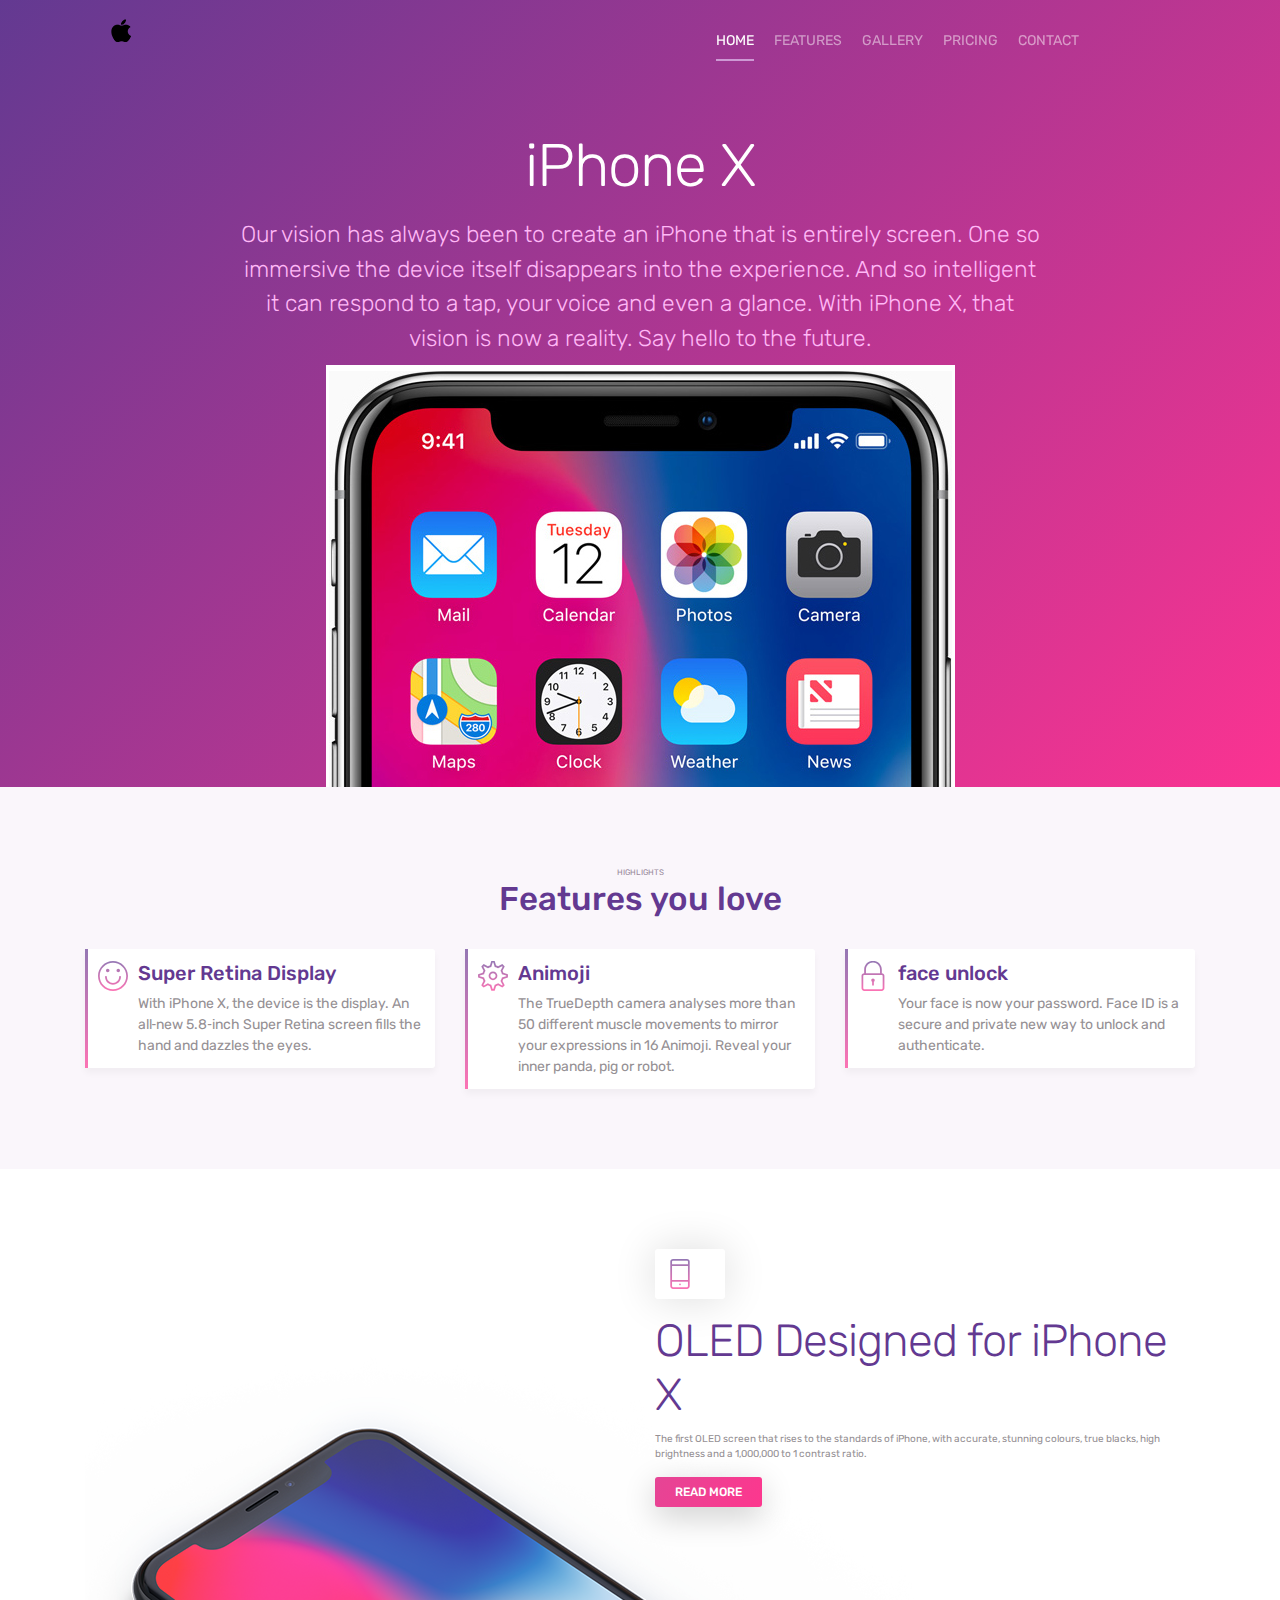
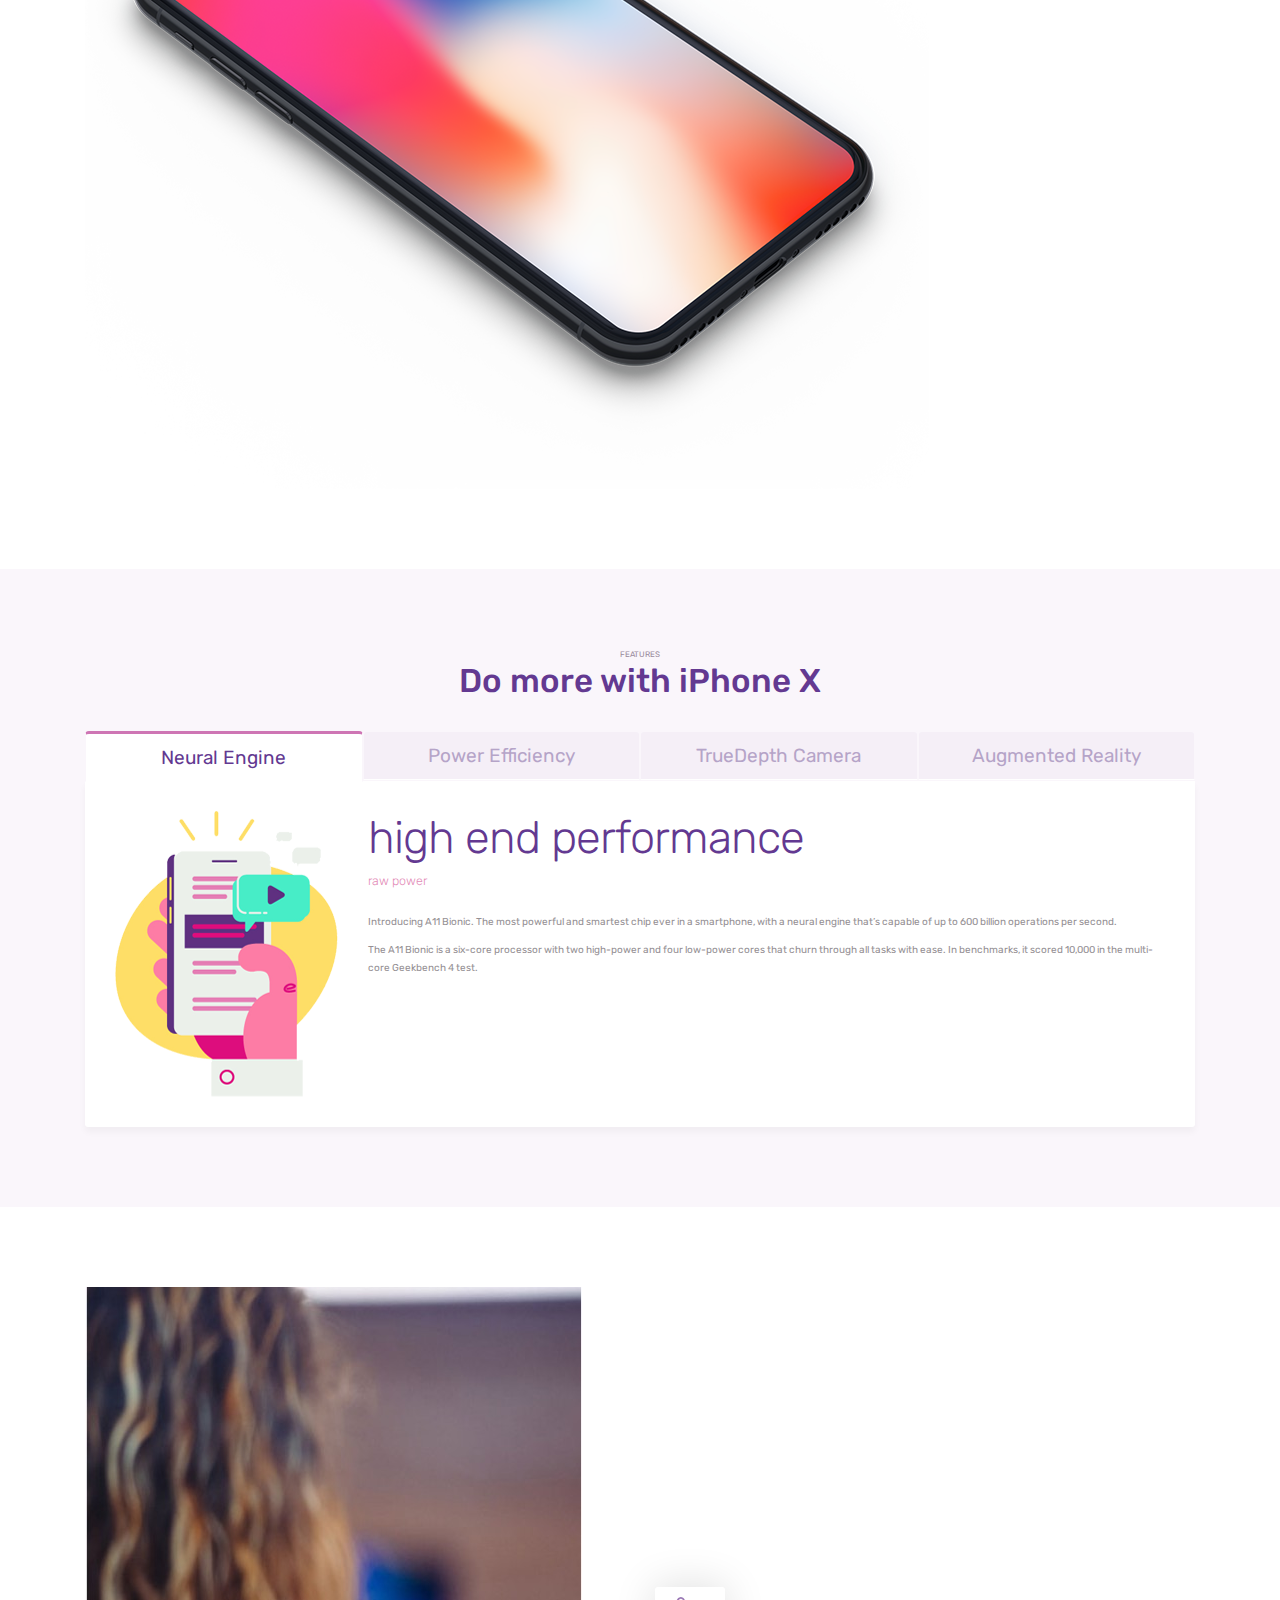
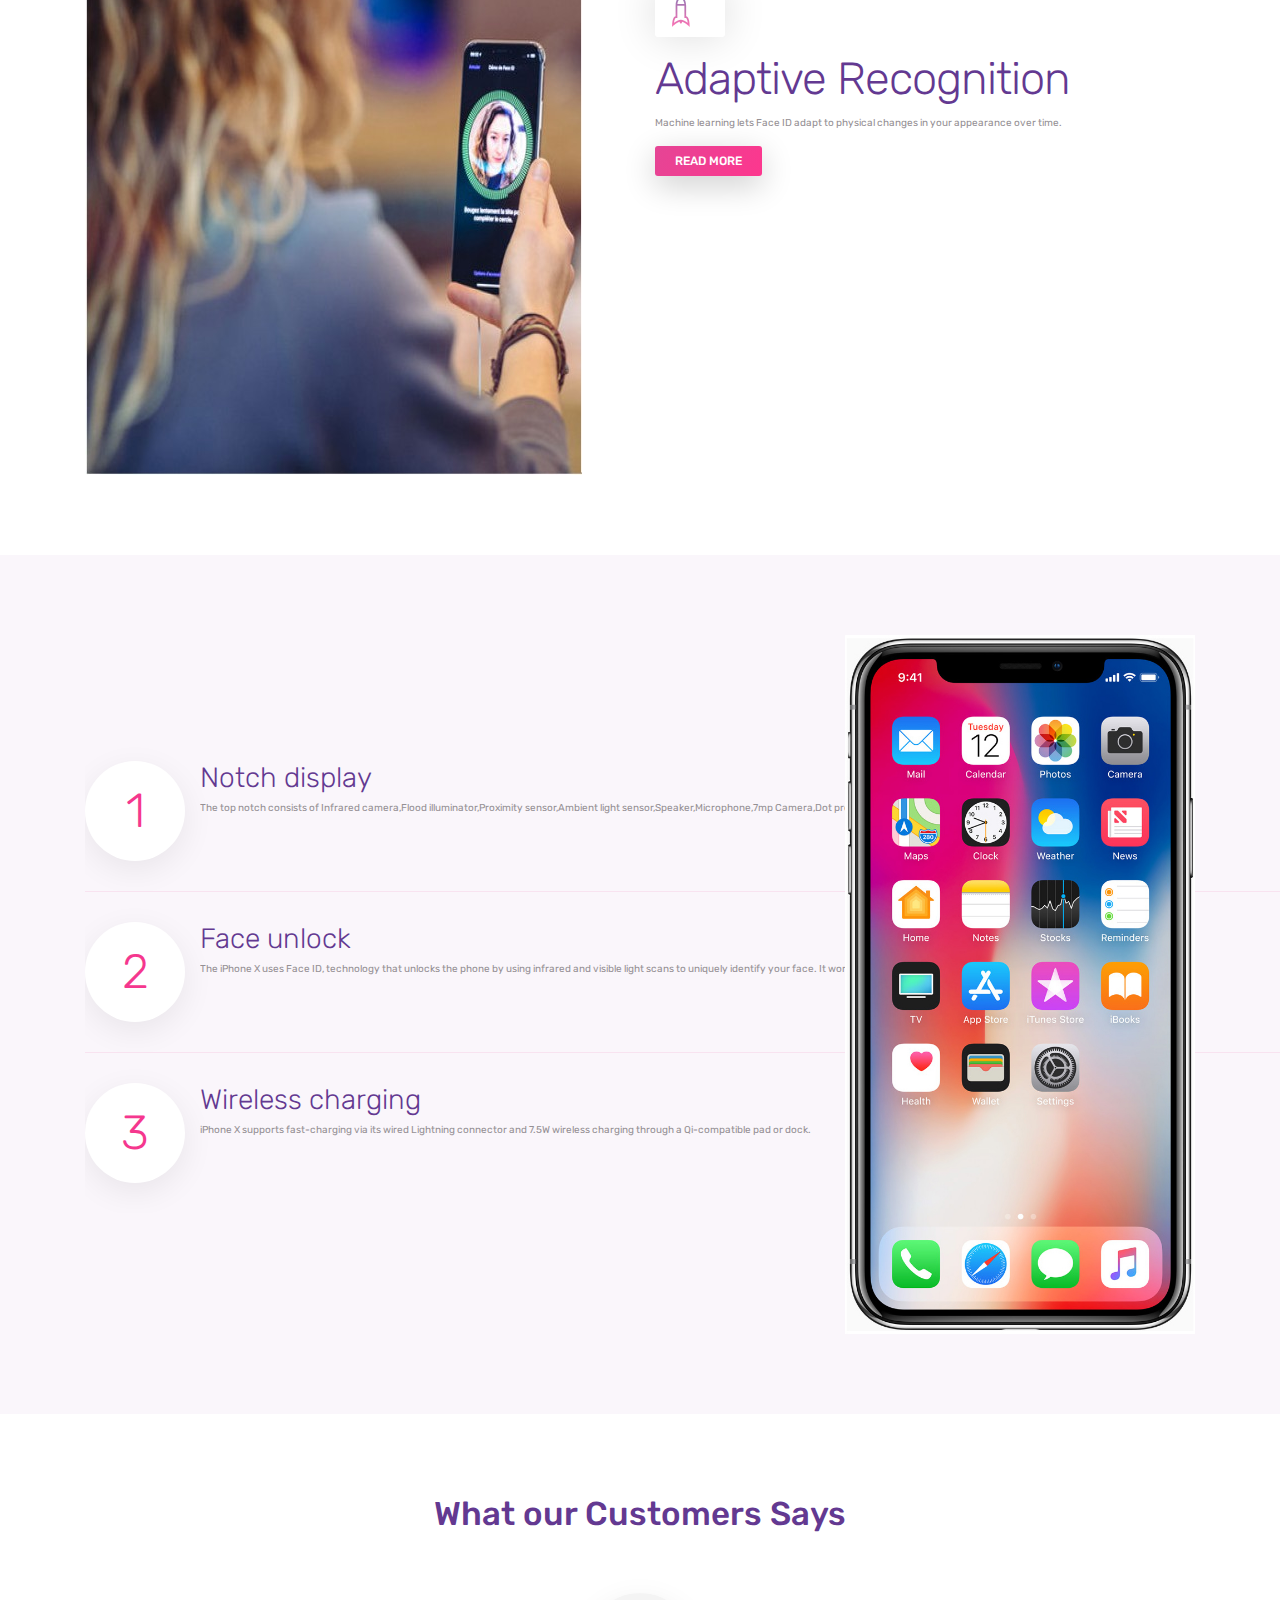
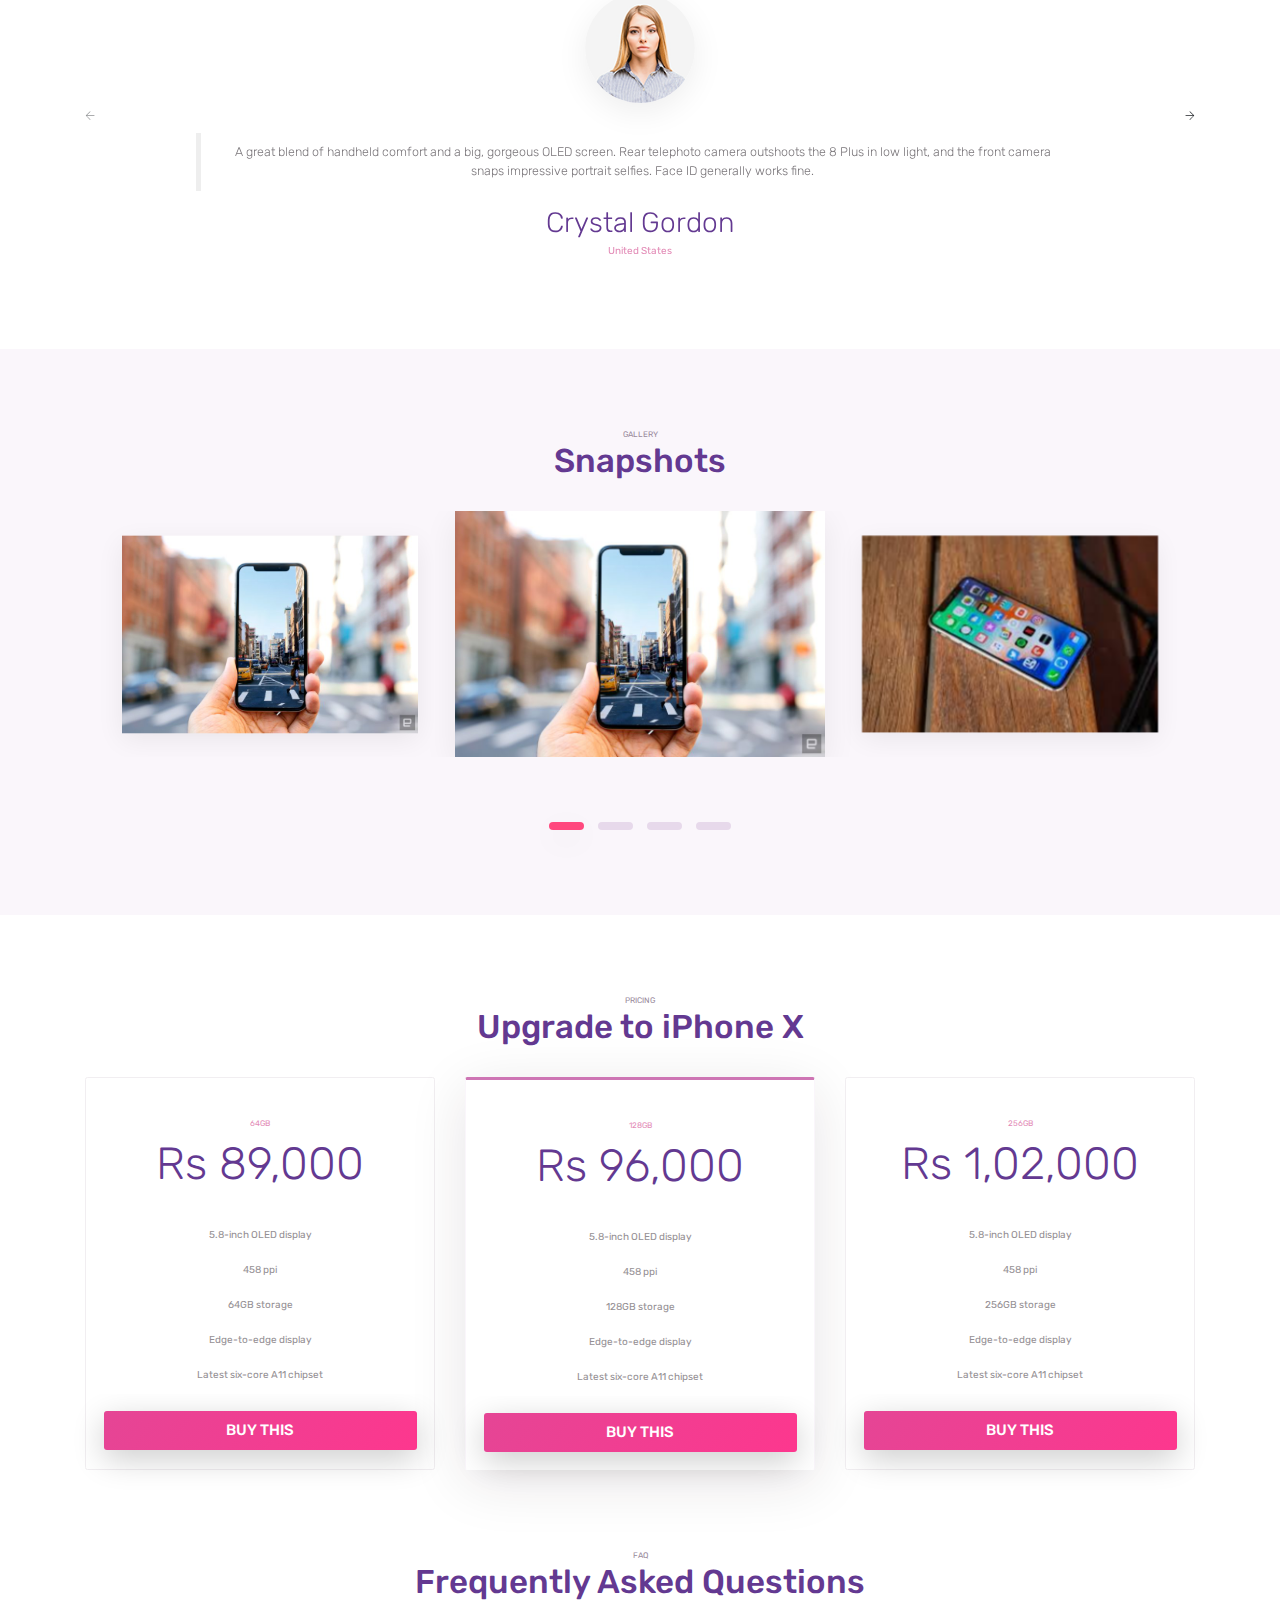
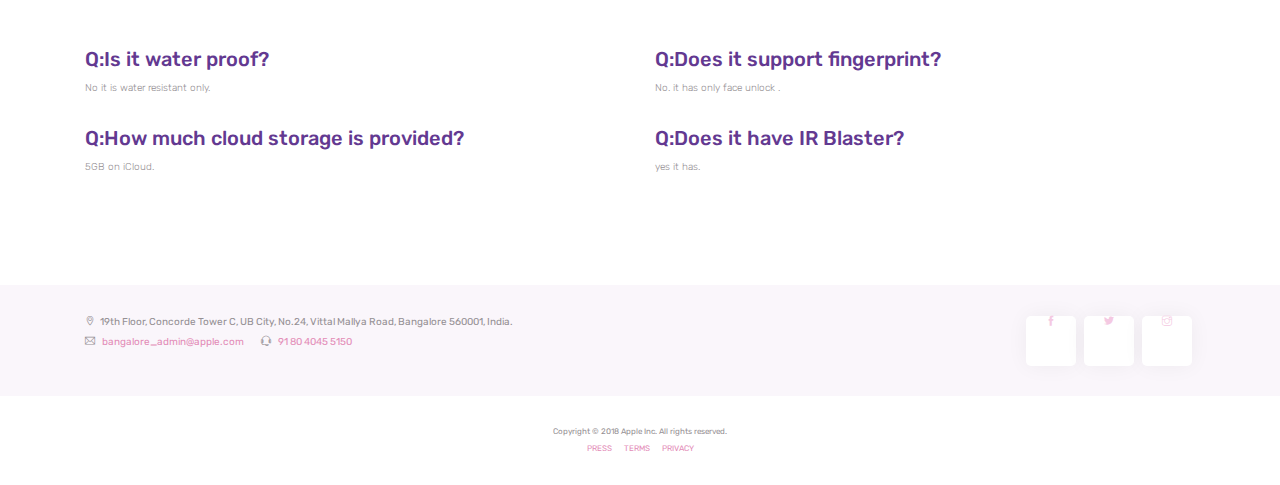
<file: index.html>
﻿
<html lang="en">

<head>
    <title>iPhone X say hello to the future</title>
    <!-- Required meta tags -->
    <meta charset="utf-8">
    <meta name="viewport" content="width=device-width, initial-scale=1, shrink-to-fit=no">
    <meta name="description" content="iPhone X">
    <meta name="keywords" content="HTML5, bootstrap, mobile, app, landing, ios, android, responsive">

        <!-- <meta name="viewport" content="width=device-width, initial-scale=1.0, maximum-scale=1, user-scalable=0"> -->
        <meta name="apple-mobile-web-app-capable" content="yes" />
        <meta name="apple-mobile-web-app-status-bar-style" content="black" />
        <meta name="google-translate-customization" content="cf4fd9d6a9e017d5-7c969e45eba53879-g303b6a4c71095c23-1c"></meta>
        <link href="http://netdna.bootstrapcdn.com/bootstrap/3.1.1/css/bootstrap.min.css" rel="stylesheet">
        <!-- <link href="Site.css" rel="stylesheet"> -->
        <script type="text/javascript">
            function googleTranslateElementInit() {
            new google.translate.TranslateElement({pageLanguage: 'en', layout: google.translate.TranslateElement.InlineLayout.SIMPLE}, 'google_translate_element');
            }
        </script>
        <script type="text/javascript" src="http://translate.google.com/translate_a/element.js?cb=googleTranslateElementInit"></script>
        <script type="text/javascript" src="http://code.jquery.com/jquery-2.1.0.min.js"></script>
        <script type="text/javascript" src="js/stylinggt.js"></script>
        <script type="text/javascript" src="js/example.js"></script>
        
        <style type="text/css">iframe.goog-te-banner-frame{ display: none !important;}</style>
        <style type="text/css">body {position: static !important; top:0px !important;}</style>
        <style type="text/css">img.goog-te-gadget-icon{ background-image: none !important;}</style>
        <style type="text/css">div#:0.targetLanguage.goog-te-gadget-simple{background-color: #221D20 !important;}</style>
    <!-- Font -->
    <link rel="dns-prefetch" href="//fonts.googleapis.com">
    <link href="https://fonts.googleapis.com/css?family=Rubik:300,400,500" rel="stylesheet">

    <!-- Bootstrap CSS -->
    <link rel="stylesheet" href="css/bootstrap.min.css">
    <!-- Themify Icons -->
    <link rel="stylesheet" href="css/themify-icons.css">
    <!-- Owl carousel -->
    <link rel="stylesheet" href="css/owl.carousel.min.css">
    <!-- Main css -->
    <link href="css/style.css" rel="stylesheet">
</head>

<body data-spy="scroll" data-target="#navbar" data-offset="30">

    <!-- Nav Menu -->

    <div class="nav-menu fixed-top">
        <div class="container">
            <div class="row">
                <div class="col-md-12">
                    <nav class="navbar navbar-dark navbar-expand-lg">
                        <a class="navbar-brand" href="index.html"><img src="images/logo.png" class="img-fluid" alt="logo"></a> <button class="navbar-toggler" type="button" data-toggle="collapse" data-target="#navbar" aria-controls="navbar" aria-expanded="false" aria-label="Toggle navigation"> <span class="navbar-toggler-icon"></span> </button>
                        <div class="collapse navbar-collapse" id="navbar">
                            <ul class="navbar-nav ml-auto">
                                <li class="nav-item"> <a class="nav-link active" href="#home">HOME <span class="sr-only">(current)</span></a> </li>
                                <li class="nav-item"> <a class="nav-link" href="#features">FEATURES</a> </li>
                                <li class="nav-item"> <a class="nav-link" href="#gallery">GALLERY</a> </li>
                                <li class="nav-item"> <a class="nav-link" href="#pricing">PRICING</a> </li>
                                <li class="nav-item"> <a class="nav-link" href="#contact">CONTACT</a> </li>
                                <li class="nav-item"> <a class="nav-link" href="#"><div class="col-lg-2">
                <div class="col-lg-12" id="google_translate_element"></div>
            </div></a></li>
                            </ul>
                        </div>
                    </nav>
                </div>
            </div>
        </div>
    </div>


    <header class="bg-gradient" id="home">
        <div class="container mt-5">
            <h1>iPhone X</h1>
            <p class="tagline">Our vision has always been to create an iPhone that is entirely screen. One so immersive the device itself disappears into the experience. And so intelligent it can respond to a tap, your voice and even a glance. With iPhone X, that vision is now a reality. Say hello to the future.</p>
        </div>
        <div class="img-holder mt-3"><img src="images/iphonex.jpg" alt="phone" class="img-fluid"></div>
    </header>

    

    <div class="section light-bg" id="features">


        <div class="container">

            <div class="section-title">
                <small>HIGHLIGHTS</small>
                <h3>Features you love</h3>
            </div>


            <div class="row">
                <div class="col-12 col-lg-4">
                    <div class="card features">
                        <div class="card-body">
                            <div class="media">
                                <span class="ti-face-smile gradient-fill ti-3x mr-3"></span>
                                <div class="media-body">
                                    <h4 class="card-title">Super Retina Display</h4>
                                    <p class="card-text">With iPhone X, the device is the display. An all‑new 5.8‑inch Super Retina screen fills the hand and dazzles the eyes.                                </p>
                                </div>
                            </div>
                        </div>
                    </div>
                </div>
                <div class="col-12 col-lg-4">
                    <div class="card features">
                        <div class="card-body">
                            <div class="media">
                                <span class="ti-settings gradient-fill ti-3x mr-3"></span>
                                <div class="media-body">
                                    <h4 class="card-title">Animoji</h4>
                                    <p class="card-text">The TrueDepth camera analyses more than 50 different muscle movements to mirror your expressions in 16 Animoji. Reveal your inner panda, pig or robot.</p>
                                </div>
                            </div>
                        </div>
                    </div>
                </div>
                <div class="col-12 col-lg-4">
                    <div class="card features">
                        <div class="card-body">
                            <div class="media">
                                <span class="ti-lock gradient-fill ti-3x mr-3"></span>
                                <div class="media-body">
                                    <h4 class="card-title">face unlock</h4>
                                    <p class="card-text">Your face is now your password. Face ID is a secure and private new way to unlock and authenticate.</p>
                                </div>
                            </div>
                        </div>
                    </div>
                </div>
            </div>

        </div>



    </div>
    <!-- // end .section -->
    <div class="section">

        <div class="container">
            <div class="row">
                <div class="col-lg-6 offset-lg-6">
                    <div class="box-icon"><span class="ti-mobile gradient-fill ti-3x"></span></div>
                    <h2>OLED Designed for iPhone X</h2>
                    <p class="mb-4">The first OLED screen that rises to the standards of iPhone, with accurate, stunning colours, true blacks, high brightness and a 1,000,000 to 1 contrast ratio.</p>
                    <a href="#" class="btn btn-primary">Read more</a>
                </div>
            </div>
            <div class="perspective-phone">
                <img src="images/perspective.png" alt="perspective phone" class="img-fluid">
            </div>
        </div>

    </div>
    <!-- // end .section -->


    <div class="section light-bg">
        <div class="container">
            <div class="section-title">
                <small>FEATURES</small>
                <h3>Do more with iPhone X</h3>
            </div>

            <ul class="nav nav-tabs nav-justified" role="tablist">
                <li class="nav-item">
                    <a class="nav-link active" data-toggle="tab" href="#communication">Neural Engine</a>
                </li>
                <li class="nav-item">
                    <a class="nav-link" data-toggle="tab" href="#schedule">Power Efficiency</a>
                </li>
                <li class="nav-item">
                    <a class="nav-link" data-toggle="tab" href="#messages">TrueDepth Camera</a>
                </li>
                <li class="nav-item">
                    <a class="nav-link" data-toggle="tab" href="#livechat">Augmented Reality</a>
                </li>
            </ul>
            <div class="tab-content">
                <div class="tab-pane fade show active" id="communication">
                    <div class="d-flex flex-column flex-lg-row">
                        <img src="images/graphic.png" alt="graphic" class="img-fluid rounded align-self-start mr-lg-5 mb-5 mb-lg-0 style="width:200px;height:300px;">
                        <div>

                            <h2>high end performance</h2>
                            <p class="lead">raw power</p>
                            <p>

Introducing A11 Bionic. The most powerful and smartest chip ever in a smartphone, with a neural engine that’s capable of up to 600 billion operations per second.
</p>
                            <p> The A11 Bionic is a six-core processor with two high-power and four low-power cores that churn through all tasks with ease. In benchmarks, it scored 10,000 in the multi-core Geekbench 4 test.
                            </p>
                        </div>
                    </div>
                </div>
                <div class="tab-pane fade" id="schedule">
                    <div class="d-flex flex-column flex-lg-row">
                        <div>
                            <h2>last longer</h2>
                            <p class="lead">impressive 2716mAh battery. </p>
                            <p>A second-generation performance controller and custom battery design that lasts up to two hours longer between charges than iPhone 7.</p>
                            <p> Wireless charging</p>
                            <p>Charges from dead to 100% in 2hr 15</p>
                        </div>
                        <img src="images/graphic.png" alt="graphic" class="img-fluid rounded align-self-start mr-lg-5 mb-5 mb-lg-0">
                    </div>
                </div>
                <div class="tab-pane fade" id="messages">
                    <div class="d-flex flex-column flex-lg-row">
                        <img src="images/graphic.png" alt="graphic" class="img-fluid rounded align-self-start mr-lg-5 mb-5 mb-lg-0">
                        <div>
                            <h2>capture like never before</h2>
                            <p class="lead">A tiny space houses some of the most sophisticated technology we’ve ever developed, including the cameras and sensors that enable Face ID. </p>
                            <p>

Create beautiful selfies with sharp foregrounds and artfully blurred backgrounds.Larger and faster 12-megapixel sensor. A new colour filter. Deeper pixels. And a new telephoto camera with OIS.
</p>
                            <p> 

A new feature in Portrait mode, Portrait Lighting produces impressive studio‑quality lighting effects.
</p>
                        </div>
                    </div>
                </div>
                <div class="tab-pane fade" id="livechat">
                    <div class="d-flex flex-column flex-lg-row">
                        <div>
                            <h2>A11 Bionic powers extraordinary augmented reality experiences in games and apps.</h2>
                            <p class="lead">With the A11 Bionic chip, AR games and apps reach a new level of fluidity and realism.</p>
                            <p>Augmented reality is incredibly useful for solving everyday problems. Put furniture into your space to see how it looks and fits in your home. Or navigate complicated spaces without ever looking at a map. Now, you can do things you couldn’t imagine before using augmented reality, and discover new ways of doing the things you need to get done today. Your to-do list has never been so interesting.</p>
                            <p> </p>
                        </div>
                        <img src="images/graphic.png" alt="graphic" class="img-fluid rounded align-self-start mr-lg-5 mb-5 mb-lg-0">
                    </div>
                </div>
            </div>


        </div>
    </div>
    <!-- // end .section -->

    <div class="section">

        <div class="container">
            <div class="row">
                <div class="col-md-6">
                    <img src="images/face.jpg" alt="dual phone" class="img-fluid">
                </div>
                <div class="col-md-6 d-flex align-items-center">
                    <div>
                        <div class="box-icon"><span class="ti-rocket gradient-fill ti-3x"></span></div>
                        <h2>Adaptive Recognition</h2>
                        <p class="mb-4">Machine learning lets Face ID adapt to physical changes in your appearance over time.</p>
                        <a href="#" class="btn btn-primary">Read more</a></div>
                </div>
            </div>

        </div>

    </div>
    <!-- // end .section -->


    <div class="section light-bg">

        <div class="container">
            <div class="row">
                <div class="col-md-8 d-flex align-items-center">
                    <ul class="list-unstyled ui-steps">
                        <li class="media">
                            <div class="circle-icon mr-4">1</div>
                            <div class="media-body">
                                <h5>Notch display</h5>
                                <p>The top notch consists of Infrared camera,Flood illuminator,Proximity sensor,Ambient light sensor,Speaker,Microphone,7mp Camera,Dot projector.</p>
                            </div>
                        </li>
                        <li class="media my-4">
                            <div class="circle-icon mr-4">2</div>
                            <div class="media-body">
                                <h5>Face unlock</h5>
                                <p>The iPhone X uses Face ID, technology that unlocks the phone by using infrared and visible light scans to uniquely identify your face. It works in a variety of conditions and is extremely secure.</p>
                            </div>
                        </li>
                        <li class="media">
                            <div class="circle-icon mr-4">3</div>
                            <div class="media-body">
                                <h5>Wireless charging</h5>
                                <p> iPhone X supports fast-charging via its wired Lightning connector and 7.5W wireless charging through a Qi-compatible pad or dock.</p>
                            </div>
                        </li>
                    </ul>
                </div>
                <div class="col-md-4">
                    <img src="images/iphonex.jpg" alt="iphone" class="img-fluid">
                </div>

            </div>

        </div>

    </div>
    <!-- // end .section -->


    <div class="section">
        <div class="container">
            <div class="section-title">
         
                <h3>What our Customers Says</h3>
            </div>

            <div class="testimonials owl-carousel">
                <div class="testimonials-single">
                    <img src="images/client.png" alt="client" class="client-img">
                    <blockquote class="blockquote">A great blend of handheld comfort and a big, gorgeous OLED screen. Rear telephoto camera outshoots the 8 Plus in low light, and the front camera snaps impressive portrait selfies. Face ID generally works fine.</blockquote>
                    <h5 class="mt-4 mb-2">Crystal Gordon</h5>
                    <p class="text-primary">United States</p>
                </div>
                <div class="testimonials-single">
                    <img src="images/client.png" alt="client" class="client-img">
                    <blockquote class="blockquote">Uniquely streamline highly efficient scenarios and 24/7 initiatives. Conveniently embrace multifunctional ideas through proactive customer service. Distinctively conceptualize 2.0 intellectual capital via user-centric partnerships.</blockquote>
                    <h5 class="mt-4 mb-2">Crystal Gordon</h5>
                    <p class="text-primary">United States</p>
                </div>
                <div class="testimonials-single">
                    <img src="images/client.png" alt="client" class="client-img">
                    <blockquote class="blockquote">Uniquely streamline highly efficient scenarios and 24/7 initiatives. Conveniently embrace multifunctional ideas through proactive customer service. Distinctively conceptualize 2.0 intellectual capital via user-centric partnerships.</blockquote>
                    <h5 class="mt-4 mb-2">Crystal Gordon</h5>
                    <p class="text-primary">United States</p>
                </div>
            </div>

        </div>

    </div>
    <!-- // end .section -->


    <div class="section light-bg" id="gallery">
        <div class="container">
            <div class="section-title">
                <small>GALLERY</small>
                <h3>Snapshots</h3>
            </div>

            <div class="img-gallery owl-carousel owl-theme">
                <img src="images/screen1.jpg" alt="image">
                <img src="images/screen2.jpg" alt="image">
                <img src="images/screen3.jpg" alt="image">
                <img src="images/screen1.jpg" alt="image">
            </div>

        </div>

    </div>
    <!-- // end .section -->





    <div class="section" id="pricing">
        <div class="container">
            <div class="section-title">
                <small>PRICING</small>
                <h3>Upgrade to iPhone X</h3>
            </div>

            <div class="card-deck">
                <div class="card pricing">
                    <div class="card-head">
                        <small class="text-primary">64GB</small>
                        <span class="price">Rs 89,000</span>
                    </div>
                    <ul class="list-group list-group-flush">
                        <div class="list-group-item">5.8-inch OLED display</div>
                        <div class="list-group-item">458 ppi</div>
                        <div class="list-group-item">64GB storage</div>
                        <div class="list-group-item">Edge-to-edge display</div>
                        <div class="list-group-item">Latest six-core A11 chipset</div>
                    </ul>
                    <div class="card-body">
                        <a href="#" class="btn btn-primary btn-lg btn-block">Buy this</a>
                    </div>
                </div>
                <div class="card pricing popular">
                    <div class="card-head">
                        <small class="text-primary">128GB</small>
                        <span class="price">Rs 96,000<sub></sub></span>
                    </div>
                    <ul class="list-group list-group-flush">
                        <div class="list-group-item">5.8-inch OLED display</div>
                        <div class="list-group-item">458 ppi</div>
                        <div class="list-group-item">128GB storage</div>
                        <div class="list-group-item">Edge-to-edge display</div>
                        <div class="list-group-item">Latest six-core A11 chipset</div>
                    </ul>
                    <div class="card-body">
                        <a href="#" class="btn btn-primary btn-lg btn-block">Buy this</a>
                    </div>
                </div>
                <div class="card pricing">
                    <div class="card-head">
                        <small class="text-primary">256GB</small>
                        <span class="price">Rs 1,02,000<sub></sub></span>
                    </div>
                    <ul class="list-group list-group-flush">
                        <div class="list-group-item">5.8-inch OLED display</div>
                        <div class="list-group-item">458 ppi</div>
                        <div class="list-group-item">256GB storage</div>
                        <div class="list-group-item">Edge-to-edge display</div>
                        <div class="list-group-item">Latest six-core A11 chipset</div>
                    </ul>
                    <div class="card-body">
                        <a href="#" class="btn btn-primary btn-lg btn-block">Buy this</a>
                    </div>
                </div>
            </div>
            <!-- // end .pricing -->


        </div>

    </div>
    <!-- // end .section -->


    <div class="section pt-0">
        <div class="container">
            <div class="section-title">
                <small>FAQ</small>
                <h3>Frequently Asked Questions</h3>
            </div>

            <div class="row pt-4">
                <div class="col-md-6">
                    <h4 class="mb-3">Q:Is it water proof?</h4>
                    <p class="light-font mb-5">No it is water resistant only.</p>
                    <h4 class="mb-3">Q:How much cloud storage is provided?</h4>
                    <p class="light-font mb-5">5GB on iCloud. </p>

                </div>
                <div class="col-md-6">
                    <h4 class="mb-3">Q:Does it support fingerprint?</h4>
                    <p class="light-font mb-5">No. it has only face unlock . </p>
                    <h4 class="mb-3">Q:Does it have IR Blaster?</h4>
                    <p class="light-font mb-5">yes it has. </p>

                </div>
            </div>
        </div>

    </div>
    <!-- // end .section -->



    
    <div class="light-bg py-5" id="contact">
        <div class="container">
            <div class="row">
                <div class="col-lg-6 text-center text-lg-left">
                    <p class="mb-2"> <span class="ti-location-pin mr-2"></span>19th Floor, Concorde Tower C,
UB City, No.24,
Vittal Mallya Road,
Bangalore 560001, India.</p>
                    <div class=" d-block d-sm-inline-block">
                        <p class="mb-2">
                            <span class="ti-email mr-2"></span> <a class="mr-4" href="mailto:bangalore_admin@apple.com">bangalore_admin@apple.com</a>
                        </p>
                    </div>
                    <div class="d-block d-sm-inline-block">
                        <p class="mb-0">
                            <span class="ti-headphone-alt mr-2"></span> <a href="tel:91 80 4045 5150 ">91 80 4045 5150 </a>
                        </p>
                    </div>

                </div>
                <div class="col-lg-6">
                    <div class="social-icons">
                        <a href="#"><span class="ti-facebook"></span></a>
                        <a href="#"><span class="ti-twitter-alt"></span></a>
                        <a href="#"><span class="ti-instagram"></span></a>
                    </div>
                </div>
            </div>

        </div>

    </div>
    <!-- // end .section -->
    <footer class="my-5 text-center">
        
        <p class="mb-2"><small>Copyright © 2018 Apple Inc. All rights reserved.</small></p>

        <small>
            <a href="#" class="m-2">PRESS</a>
            <a href="#" class="m-2">TERMS</a>
            <a href="#" class="m-2">PRIVACY</a>
        </small>
    </footer>

    <!-- jQuery and Bootstrap -->
    <script src="js/jquery-3.2.1.min.js"></script>
    <script src="js/bootstrap.bundle.min.js"></script>
    <!-- Plugins JS -->
    <script src="js/owl.carousel.min.js"></script>
    <!-- Custom JS -->
    <script src="js/script.js"></script>
 
</body>

</html>
</file>
<file: css/themify-icons.css>
@font-face {
    font-family: 'themify';
    src: url('../fonts/themify.eot?-fvbane');
    src: url('../fonts/themify.eot?#iefix-fvbane') format('embedded-opentype'), url('../fonts/themify.woff?-fvbane') format('woff'), url('../fonts/themify.ttf?-fvbane') format('truetype'), url('../fonts/themify.svg?-fvbane#themify') format('svg');
    font-weight: normal;
    font-style: normal;
}

[class^="ti-"],
[class*=" ti-"] {
    font-family: 'themify';
    speak: none;
    font-style: normal;
    font-weight: normal;
    font-variant: normal;
    text-transform: none;
    line-height: 1;
    /* Better Font Rendering =========== */
    -webkit-font-smoothing: antialiased;
    -moz-osx-font-smoothing: grayscale;
}

.ti-wand:before {
    content: "\e600";
}

.ti-volume:before {
    content: "\e601";
}

.ti-user:before {
    content: "\e602";
}

.ti-unlock:before {
    content: "\e603";
}

.ti-unlink:before {
    content: "\e604";
}

.ti-trash:before {
    content: "\e605";
}

.ti-thought:before {
    content: "\e606";
}

.ti-target:before {
    content: "\e607";
}

.ti-tag:before {
    content: "\e608";
}

.ti-tablet:before {
    content: "\e609";
}

.ti-star:before {
    content: "\e60a";
}

.ti-spray:before {
    content: "\e60b";
}

.ti-signal:before {
    content: "\e60c";
}

.ti-shopping-cart:before {
    content: "\e60d";
}

.ti-shopping-cart-full:before {
    content: "\e60e";
}

.ti-settings:before {
    content: "\e60f";
}

.ti-search:before {
    content: "\e610";
}

.ti-zoom-in:before {
    content: "\e611";
}

.ti-zoom-out:before {
    content: "\e612";
}

.ti-cut:before {
    content: "\e613";
}

.ti-ruler:before {
    content: "\e614";
}

.ti-ruler-pencil:before {
    content: "\e615";
}

.ti-ruler-alt:before {
    content: "\e616";
}

.ti-bookmark:before {
    content: "\e617";
}

.ti-bookmark-alt:before {
    content: "\e618";
}

.ti-reload:before {
    content: "\e619";
}

.ti-plus:before {
    content: "\e61a";
}

.ti-pin:before {
    content: "\e61b";
}

.ti-pencil:before {
    content: "\e61c";
}

.ti-pencil-alt:before {
    content: "\e61d";
}

.ti-paint-roller:before {
    content: "\e61e";
}

.ti-paint-bucket:before {
    content: "\e61f";
}

.ti-na:before {
    content: "\e620";
}

.ti-mobile:before {
    content: "\e621";
}

.ti-minus:before {
    content: "\e622";
}

.ti-medall:before {
    content: "\e623";
}

.ti-medall-alt:before {
    content: "\e624";
}

.ti-marker:before {
    content: "\e625";
}

.ti-marker-alt:before {
    content: "\e626";
}

.ti-arrow-up:before {
    content: "\e627";
}

.ti-arrow-right:before {
    content: "\e628";
}

.ti-arrow-left:before {
    content: "\e629";
}

.ti-arrow-down:before {
    content: "\e62a";
}

.ti-lock:before {
    content: "\e62b";
}

.ti-location-arrow:before {
    content: "\e62c";
}

.ti-link:before {
    content: "\e62d";
}

.ti-layout:before {
    content: "\e62e";
}

.ti-layers:before {
    content: "\e62f";
}

.ti-layers-alt:before {
    content: "\e630";
}

.ti-key:before {
    content: "\e631";
}

.ti-import:before {
    content: "\e632";
}

.ti-image:before {
    content: "\e633";
}

.ti-heart:before {
    content: "\e634";
}

.ti-heart-broken:before {
    content: "\e635";
}

.ti-hand-stop:before {
    content: "\e636";
}

.ti-hand-open:before {
    content: "\e637";
}

.ti-hand-drag:before {
    content: "\e638";
}

.ti-folder:before {
    content: "\e639";
}

.ti-flag:before {
    content: "\e63a";
}

.ti-flag-alt:before {
    content: "\e63b";
}

.ti-flag-alt-2:before {
    content: "\e63c";
}

.ti-eye:before {
    content: "\e63d";
}

.ti-export:before {
    content: "\e63e";
}

.ti-exchange-vertical:before {
    content: "\e63f";
}

.ti-desktop:before {
    content: "\e640";
}

.ti-cup:before {
    content: "\e641";
}

.ti-crown:before {
    content: "\e642";
}

.ti-comments:before {
    content: "\e643";
}

.ti-comment:before {
    content: "\e644";
}

.ti-comment-alt:before {
    content: "\e645";
}

.ti-close:before {
    content: "\e646";
}

.ti-clip:before {
    content: "\e647";
}

.ti-angle-up:before {
    content: "\e648";
}

.ti-angle-right:before {
    content: "\e649";
}

.ti-angle-left:before {
    content: "\e64a";
}

.ti-angle-down:before {
    content: "\e64b";
}

.ti-check:before {
    content: "\e64c";
}

.ti-check-box:before {
    content: "\e64d";
}

.ti-camera:before {
    content: "\e64e";
}

.ti-announcement:before {
    content: "\e64f";
}

.ti-brush:before {
    content: "\e650";
}

.ti-briefcase:before {
    content: "\e651";
}

.ti-bolt:before {
    content: "\e652";
}

.ti-bolt-alt:before {
    content: "\e653";
}

.ti-blackboard:before {
    content: "\e654";
}

.ti-bag:before {
    content: "\e655";
}

.ti-move:before {
    content: "\e656";
}

.ti-arrows-vertical:before {
    content: "\e657";
}

.ti-arrows-horizontal:before {
    content: "\e658";
}

.ti-fullscreen:before {
    content: "\e659";
}

.ti-arrow-top-right:before {
    content: "\e65a";
}

.ti-arrow-top-left:before {
    content: "\e65b";
}

.ti-arrow-circle-up:before {
    content: "\e65c";
}

.ti-arrow-circle-right:before {
    content: "\e65d";
}

.ti-arrow-circle-left:before {
    content: "\e65e";
}

.ti-arrow-circle-down:before {
    content: "\e65f";
}

.ti-angle-double-up:before {
    content: "\e660";
}

.ti-angle-double-right:before {
    content: "\e661";
}

.ti-angle-double-left:before {
    content: "\e662";
}

.ti-angle-double-down:before {
    content: "\e663";
}

.ti-zip:before {
    content: "\e664";
}

.ti-world:before {
    content: "\e665";
}

.ti-wheelchair:before {
    content: "\e666";
}

.ti-view-list:before {
    content: "\e667";
}

.ti-view-list-alt:before {
    content: "\e668";
}

.ti-view-grid:before {
    content: "\e669";
}

.ti-uppercase:before {
    content: "\e66a";
}

.ti-upload:before {
    content: "\e66b";
}

.ti-underline:before {
    content: "\e66c";
}

.ti-truck:before {
    content: "\e66d";
}

.ti-timer:before {
    content: "\e66e";
}

.ti-ticket:before {
    content: "\e66f";
}

.ti-thumb-up:before {
    content: "\e670";
}

.ti-thumb-down:before {
    content: "\e671";
}

.ti-text:before {
    content: "\e672";
}

.ti-stats-up:before {
    content: "\e673";
}

.ti-stats-down:before {
    content: "\e674";
}

.ti-split-v:before {
    content: "\e675";
}

.ti-split-h:before {
    content: "\e676";
}

.ti-smallcap:before {
    content: "\e677";
}

.ti-shine:before {
    content: "\e678";
}

.ti-shift-right:before {
    content: "\e679";
}

.ti-shift-left:before {
    content: "\e67a";
}

.ti-shield:before {
    content: "\e67b";
}

.ti-notepad:before {
    content: "\e67c";
}

.ti-server:before {
    content: "\e67d";
}

.ti-quote-right:before {
    content: "\e67e";
}

.ti-quote-left:before {
    content: "\e67f";
}

.ti-pulse:before {
    content: "\e680";
}

.ti-printer:before {
    content: "\e681";
}

.ti-power-off:before {
    content: "\e682";
}

.ti-plug:before {
    content: "\e683";
}

.ti-pie-chart:before {
    content: "\e684";
}

.ti-paragraph:before {
    content: "\e685";
}

.ti-panel:before {
    content: "\e686";
}

.ti-package:before {
    content: "\e687";
}

.ti-music:before {
    content: "\e688";
}

.ti-music-alt:before {
    content: "\e689";
}

.ti-mouse:before {
    content: "\e68a";
}

.ti-mouse-alt:before {
    content: "\e68b";
}

.ti-money:before {
    content: "\e68c";
}

.ti-microphone:before {
    content: "\e68d";
}

.ti-menu:before {
    content: "\e68e";
}

.ti-menu-alt:before {
    content: "\e68f";
}

.ti-map:before {
    content: "\e690";
}

.ti-map-alt:before {
    content: "\e691";
}

.ti-loop:before {
    content: "\e692";
}

.ti-location-pin:before {
    content: "\e693";
}

.ti-list:before {
    content: "\e694";
}

.ti-light-bulb:before {
    content: "\e695";
}

.ti-Italic:before {
    content: "\e696";
}

.ti-info:before {
    content: "\e697";
}

.ti-infinite:before {
    content: "\e698";
}

.ti-id-badge:before {
    content: "\e699";
}

.ti-hummer:before {
    content: "\e69a";
}

.ti-home:before {
    content: "\e69b";
}

.ti-help:before {
    content: "\e69c";
}

.ti-headphone:before {
    content: "\e69d";
}

.ti-harddrives:before {
    content: "\e69e";
}

.ti-harddrive:before {
    content: "\e69f";
}

.ti-gift:before {
    content: "\e6a0";
}

.ti-game:before {
    content: "\e6a1";
}

.ti-filter:before {
    content: "\e6a2";
}

.ti-files:before {
    content: "\e6a3";
}

.ti-file:before {
    content: "\e6a4";
}

.ti-eraser:before {
    content: "\e6a5";
}

.ti-envelope:before {
    content: "\e6a6";
}

.ti-download:before {
    content: "\e6a7";
}

.ti-direction:before {
    content: "\e6a8";
}

.ti-direction-alt:before {
    content: "\e6a9";
}

.ti-dashboard:before {
    content: "\e6aa";
}

.ti-control-stop:before {
    content: "\e6ab";
}

.ti-control-shuffle:before {
    content: "\e6ac";
}

.ti-control-play:before {
    content: "\e6ad";
}

.ti-control-pause:before {
    content: "\e6ae";
}

.ti-control-forward:before {
    content: "\e6af";
}

.ti-control-backward:before {
    content: "\e6b0";
}

.ti-cloud:before {
    content: "\e6b1";
}

.ti-cloud-up:before {
    content: "\e6b2";
}

.ti-cloud-down:before {
    content: "\e6b3";
}

.ti-clipboard:before {
    content: "\e6b4";
}

.ti-car:before {
    content: "\e6b5";
}

.ti-calendar:before {
    content: "\e6b6";
}

.ti-book:before {
    content: "\e6b7";
}

.ti-bell:before {
    content: "\e6b8";
}

.ti-basketball:before {
    content: "\e6b9";
}

.ti-bar-chart:before {
    content: "\e6ba";
}

.ti-bar-chart-alt:before {
    content: "\e6bb";
}

.ti-back-right:before {
    content: "\e6bc";
}

.ti-back-left:before {
    content: "\e6bd";
}

.ti-arrows-corner:before {
    content: "\e6be";
}

.ti-archive:before {
    content: "\e6bf";
}

.ti-anchor:before {
    content: "\e6c0";
}

.ti-align-right:before {
    content: "\e6c1";
}

.ti-align-left:before {
    content: "\e6c2";
}

.ti-align-justify:before {
    content: "\e6c3";
}

.ti-align-center:before {
    content: "\e6c4";
}

.ti-alert:before {
    content: "\e6c5";
}

.ti-alarm-clock:before {
    content: "\e6c6";
}

.ti-agenda:before {
    content: "\e6c7";
}

.ti-write:before {
    content: "\e6c8";
}

.ti-window:before {
    content: "\e6c9";
}

.ti-widgetized:before {
    content: "\e6ca";
}

.ti-widget:before {
    content: "\e6cb";
}

.ti-widget-alt:before {
    content: "\e6cc";
}

.ti-wallet:before {
    content: "\e6cd";
}

.ti-video-clapper:before {
    content: "\e6ce";
}

.ti-video-camera:before {
    content: "\e6cf";
}

.ti-vector:before {
    content: "\e6d0";
}

.ti-themify-logo:before {
    content: "\e6d1";
}

.ti-themify-favicon:before {
    content: "\e6d2";
}

.ti-themify-favicon-alt:before {
    content: "\e6d3";
}

.ti-support:before {
    content: "\e6d4";
}

.ti-stamp:before {
    content: "\e6d5";
}

.ti-split-v-alt:before {
    content: "\e6d6";
}

.ti-slice:before {
    content: "\e6d7";
}

.ti-shortcode:before {
    content: "\e6d8";
}

.ti-shift-right-alt:before {
    content: "\e6d9";
}

.ti-shift-left-alt:before {
    content: "\e6da";
}

.ti-ruler-alt-2:before {
    content: "\e6db";
}

.ti-receipt:before {
    content: "\e6dc";
}

.ti-pin2:before {
    content: "\e6dd";
}

.ti-pin-alt:before {
    content: "\e6de";
}

.ti-pencil-alt2:before {
    content: "\e6df";
}

.ti-palette:before {
    content: "\e6e0";
}

.ti-more:before {
    content: "\e6e1";
}

.ti-more-alt:before {
    content: "\e6e2";
}

.ti-microphone-alt:before {
    content: "\e6e3";
}

.ti-magnet:before {
    content: "\e6e4";
}

.ti-line-double:before {
    content: "\e6e5";
}

.ti-line-dotted:before {
    content: "\e6e6";
}

.ti-line-dashed:before {
    content: "\e6e7";
}

.ti-layout-width-full:before {
    content: "\e6e8";
}

.ti-layout-width-default:before {
    content: "\e6e9";
}

.ti-layout-width-default-alt:before {
    content: "\e6ea";
}

.ti-layout-tab:before {
    content: "\e6eb";
}

.ti-layout-tab-window:before {
    content: "\e6ec";
}

.ti-layout-tab-v:before {
    content: "\e6ed";
}

.ti-layout-tab-min:before {
    content: "\e6ee";
}

.ti-layout-slider:before {
    content: "\e6ef";
}

.ti-layout-slider-alt:before {
    content: "\e6f0";
}

.ti-layout-sidebar-right:before {
    content: "\e6f1";
}

.ti-layout-sidebar-none:before {
    content: "\e6f2";
}

.ti-layout-sidebar-left:before {
    content: "\e6f3";
}

.ti-layout-placeholder:before {
    content: "\e6f4";
}

.ti-layout-menu:before {
    content: "\e6f5";
}

.ti-layout-menu-v:before {
    content: "\e6f6";
}

.ti-layout-menu-separated:before {
    content: "\e6f7";
}

.ti-layout-menu-full:before {
    content: "\e6f8";
}

.ti-layout-media-right-alt:before {
    content: "\e6f9";
}

.ti-layout-media-right:before {
    content: "\e6fa";
}

.ti-layout-media-overlay:before {
    content: "\e6fb";
}

.ti-layout-media-overlay-alt:before {
    content: "\e6fc";
}

.ti-layout-media-overlay-alt-2:before {
    content: "\e6fd";
}

.ti-layout-media-left-alt:before {
    content: "\e6fe";
}

.ti-layout-media-left:before {
    content: "\e6ff";
}

.ti-layout-media-center-alt:before {
    content: "\e700";
}

.ti-layout-media-center:before {
    content: "\e701";
}

.ti-layout-list-thumb:before {
    content: "\e702";
}

.ti-layout-list-thumb-alt:before {
    content: "\e703";
}

.ti-layout-list-post:before {
    content: "\e704";
}

.ti-layout-list-large-image:before {
    content: "\e705";
}

.ti-layout-line-solid:before {
    content: "\e706";
}

.ti-layout-grid4:before {
    content: "\e707";
}

.ti-layout-grid3:before {
    content: "\e708";
}

.ti-layout-grid2:before {
    content: "\e709";
}

.ti-layout-grid2-thumb:before {
    content: "\e70a";
}

.ti-layout-cta-right:before {
    content: "\e70b";
}

.ti-layout-cta-left:before {
    content: "\e70c";
}

.ti-layout-cta-center:before {
    content: "\e70d";
}

.ti-layout-cta-btn-right:before {
    content: "\e70e";
}

.ti-layout-cta-btn-left:before {
    content: "\e70f";
}

.ti-layout-column4:before {
    content: "\e710";
}

.ti-layout-column3:before {
    content: "\e711";
}

.ti-layout-column2:before {
    content: "\e712";
}

.ti-layout-accordion-separated:before {
    content: "\e713";
}

.ti-layout-accordion-merged:before {
    content: "\e714";
}

.ti-layout-accordion-list:before {
    content: "\e715";
}

.ti-ink-pen:before {
    content: "\e716";
}

.ti-info-alt:before {
    content: "\e717";
}

.ti-help-alt:before {
    content: "\e718";
}

.ti-headphone-alt:before {
    content: "\e719";
}

.ti-hand-point-up:before {
    content: "\e71a";
}

.ti-hand-point-right:before {
    content: "\e71b";
}

.ti-hand-point-left:before {
    content: "\e71c";
}

.ti-hand-point-down:before {
    content: "\e71d";
}

.ti-gallery:before {
    content: "\e71e";
}

.ti-face-smile:before {
    content: "\e71f";
}

.ti-face-sad:before {
    content: "\e720";
}

.ti-credit-card:before {
    content: "\e721";
}

.ti-control-skip-forward:before {
    content: "\e722";
}

.ti-control-skip-backward:before {
    content: "\e723";
}

.ti-control-record:before {
    content: "\e724";
}

.ti-control-eject:before {
    content: "\e725";
}

.ti-comments-smiley:before {
    content: "\e726";
}

.ti-brush-alt:before {
    content: "\e727";
}

.ti-youtube:before {
    content: "\e728";
}

.ti-vimeo:before {
    content: "\e729";
}

.ti-twitter:before {
    content: "\e72a";
}

.ti-time:before {
    content: "\e72b";
}

.ti-tumblr:before {
    content: "\e72c";
}

.ti-skype:before {
    content: "\e72d";
}

.ti-share:before {
    content: "\e72e";
}

.ti-share-alt:before {
    content: "\e72f";
}

.ti-rocket:before {
    content: "\e730";
}

.ti-pinterest:before {
    content: "\e731";
}

.ti-new-window:before {
    content: "\e732";
}

.ti-microsoft:before {
    content: "\e733";
}

.ti-list-ol:before {
    content: "\e734";
}

.ti-linkedin:before {
    content: "\e735";
}

.ti-layout-sidebar-2:before {
    content: "\e736";
}

.ti-layout-grid4-alt:before {
    content: "\e737";
}

.ti-layout-grid3-alt:before {
    content: "\e738";
}

.ti-layout-grid2-alt:before {
    content: "\e739";
}

.ti-layout-column4-alt:before {
    content: "\e73a";
}

.ti-layout-column3-alt:before {
    content: "\e73b";
}

.ti-layout-column2-alt:before {
    content: "\e73c";
}

.ti-instagram:before {
    content: "\e73d";
}

.ti-google:before {
    content: "\e73e";
}

.ti-github:before {
    content: "\e73f";
}

.ti-flickr:before {
    content: "\e740";
}

.ti-facebook:before {
    content: "\e741";
}

.ti-dropbox:before {
    content: "\e742";
}

.ti-dribbble:before {
    content: "\e743";
}

.ti-apple:before {
    content: "\e744";
}

.ti-android:before {
    content: "\e745";
}

.ti-save:before {
    content: "\e746";
}

.ti-save-alt:before {
    content: "\e747";
}

.ti-yahoo:before {
    content: "\e748";
}

.ti-wordpress:before {
    content: "\e749";
}

.ti-vimeo-alt:before {
    content: "\e74a";
}

.ti-twitter-alt:before {
    content: "\e74b";
}

.ti-tumblr-alt:before {
    content: "\e74c";
}

.ti-trello:before {
    content: "\e74d";
}

.ti-stack-overflow:before {
    content: "\e74e";
}

.ti-soundcloud:before {
    content: "\e74f";
}

.ti-sharethis:before {
    content: "\e750";
}

.ti-sharethis-alt:before {
    content: "\e751";
}

.ti-reddit:before {
    content: "\e752";
}

.ti-pinterest-alt:before {
    content: "\e753";
}

.ti-microsoft-alt:before {
    content: "\e754";
}

.ti-linux:before {
    content: "\e755";
}

.ti-jsfiddle:before {
    content: "\e756";
}

.ti-joomla:before {
    content: "\e757";
}

.ti-html5:before {
    content: "\e758";
}

.ti-flickr-alt:before {
    content: "\e759";
}

.ti-email:before {
    content: "\e75a";
}

.ti-drupal:before {
    content: "\e75b";
}

.ti-dropbox-alt:before {
    content: "\e75c";
}

.ti-css3:before {
    content: "\e75d";
}

.ti-rss:before {
    content: "\e75e";
}

.ti-rss-alt:before {
    content: "\e75f";
}

.ti-lg {
    font-size: 1.33333333em;
    line-height: 0.75em;
    vertical-align: -15%;
}

.ti-2x {
    font-size: 2em;
}

.ti-3x {
    font-size: 3em;
}

.ti-4x {
    font-size: 4em;
}

.ti-5x {
    font-size: 5em;
}
</file>
<file: css/style.css>
@charset "UTF-8";

/*

Style   : MobApp CSS
Version : 1.0
Author  : Surjith S M
URI     : https://surjithctly.in/

Copyright © All rights Reserved 

*/


/*------------------------
[TABLE OF CONTENTS]
    
1. GLOBAL STYLES
2. NAVBAR
3. HERO
4. TABS
5. TESTIMONIALS
6. IMAGE GALLERY
7. PRICING
8. CALL TO ACTION
9. FOOTER

------------------------*/


/* GLOBAL
----------------------*/

body {
    font-family: 'Rubik', sans-serif;
    position: relative;
}

a {
    color: #e38cb7;
}


a:hover,
a:focus {
    color: #d6619c;
}

h1 {
    font-size: 60px;
    font-weight: 300;
    letter-spacing: -1px;
    margin-bottom: 1.5rem;
}

h2 {
    font-size: 45px;
    font-weight: 300;
    color: #633991;
    letter-spacing: -1px;
    margin-bottom: 1rem;
}

h3 {
    color: #633991;
    font-size: 33px;
    font-weight: 500;
}

h4 {
    font-size: 20px;
    font-weight: 500;
    color: #633991;
}

h5 {
    font-size: 28px;
    font-weight: 300;
    color: #633991;
    margin-bottom: 0.7rem;
}

p {
    color: #959094;
}

p.lead {
    color: #e38cb7;
    margin-bottom: 2rem;
}

.text-primary {
    color: #e38cb7 !important;
}

.light-font {
    font-weight: 300;
}

.btn {
    font-size: 12px;
    font-weight: 400;
    text-transform: uppercase;
    padding: 0.375rem 1.35rem;
    transition: all 0.3s ease;
}

.btn-outline-light:hover {
    color: #d6619c;
}

.btn-primary {
    border-radius: 3px;
    background-image: -moz-linear-gradient( 122deg, #e54595 0%, #fd378e 100%);
    background-image: -webkit-linear-gradient( 122deg, #e54595 0%, #fd378e 100%);
    background-image: -ms-linear-gradient( 122deg, #e54595 0%, #fd378e 100%);
    background-image: linear-gradient( 122deg, #e54595 0%, #fd378e 100%);
    box-shadow: 0px 9px 32px 0px rgba(0, 0, 0, 0.2);
    font-weight: 500;
    padding: 0.6rem 2rem;
    border: 0;
}

.btn-primary:hover,
.btn-primary:focus,
.btn-primary:active,
.btn-primary:not([disabled]):not(.disabled).active,
.btn-primary:not([disabled]):not(.disabled):active,
.show>.btn-primary.dropdown-toggle {
    background-image: linear-gradient( 122deg, #fd378e 0%, #e54595 100%);
    box-shadow: 0px 9px 32px 0px rgba(0, 0, 0, 0.3);
    color: #FFF;
}

.btn-light {
    border-radius: 3px;
    background: #FFF;
    box-shadow: 0px 9px 32px 0px rgba(0, 0, 0, 0.26);
    font-size: 14px;
    font-weight: 500;
    color: #633991;
    margin: 0.5rem;
    padding: 0.7rem 1.6rem;
    line-height: 1.8;
}

.btn-group-lg>.btn,
.btn-lg {
    padding: 0.8rem 1rem;
    font-size: 15px;
}

.light-bg {
    background-color: #faf6fb;
}

.section {
    padding: 80px 0;
}

.section-title {
    text-align: center;
    margin-bottom: 3rem;
}

.section-title small {
    color: #998a9b;
}

@media (max-width:767px) {
    h1 {
        font-size: 40px;
    }
    h2 {
        font-size: 30px;
    }
}


/* NAVBAR
----------------------*/

.nav-menu {
    padding: 1rem 0;
    transition: all 0.3s ease;
}

.nav-menu.is-scrolling,
.nav-menu.menu-is-open {
    background-color: rgb(74, 13, 143);
    background: -moz-linear-gradient(135deg, rgb(74, 13, 143) 0%, rgb(250, 42, 143) 100%);
    background: -webkit-linear-gradient(135deg, rgb(74, 13, 143) 0%, rgb(250, 42, 143) 100%);
    background: linear-gradient(135deg, rgb(74, 13, 143) 0%, rgb(250, 42, 143) 100%);
    -webkit-box-shadow: 0px 5px 23px 0px rgba(0, 0, 0, 0.1);
    -moz-box-shadow: 0px 5px 23px 0px rgba(0, 0, 0, 0.1);
    box-shadow: 0px 5px 23px 0px rgba(0, 0, 0, 0.1);
}

.nav-menu.is-scrolling {
    padding: 0;
}

.navbar-nav .nav-link {
    position: relative;
}

@media (min-width: 992px) {
    .navbar-expand-lg .navbar-nav .nav-link {
        padding-right: 1rem;
        padding-left: 1rem;
        font-size: 14px;
    }
    .navbar-nav>.nav-item>.nav-link.active:after {
        content: "";
        border-bottom: 2px solid #cd99d4;
        left: 1rem;
        right: 1rem;
        bottom: 5px;
        height: 1px;
        position: absolute;
    }
}

@media (max-width:991px) {
    .navbar-nav.is-scrolling {
        padding-bottom: 1rem;
    }
    .navbar-nav .nav-item {
        text-align: center;
    }
}


/* HERO
----------------------*/

header {
    padding: 100px 0 0;
    text-align: center;
    color: #FFF;
}

.bg-gradient {
    background-image: -moz-linear-gradient( 135deg, rgba(60, 8, 118, 0.8) 0%, rgba(250, 0, 118, 0.8) 100%);
    background-image: -webkit-linear-gradient( 135deg, rgba(60, 8, 118, 0.8) 0%, rgba(250, 0, 118, 0.8) 100%);
    background-image: -ms-linear-gradient( 135deg, rgba(60, 8, 118, 0.8) 0%, rgba(250, 0, 118, 0.8) 100%);
    background-image: linear-gradient( 135deg, rgba(60, 8, 118, 0.8) 0%, rgba(250, 0, 118, 0.8) 100%);
}

.tagline {
    font-size: 23px;
    font-weight: 300;
    color: #ffb8f6;
    max-width: 800px;
    margin: 0 auto;
}

.img-holder {
    height: 0;
    padding-bottom: 33%;
    overflow: hidden;
}

@media (max-width:1200px) {
    .img-holder {
        padding-bottom: 50%;
    }
}

@media (max-width:767px) {
    .tagline {
        font-size: 17px;
    }
    .img-holder {
        padding-bottom: 100%;
    }
}


/* FEATURES
----------------------*/

.gradient-fill:before {
    color: #fc73b4;
    background: -moz-linear-gradient(top, #9477b4 0%, #fc73b4 100%);
    background: -webkit-linear-gradient(top, #9477b4 0%, #fc73b4 100%);
    background: linear-gradient(to bottom, #9477b4 0%, #fc73b4 100%);
    -webkit-background-clip: text;
    background-clip: text;
    -webkit-text-fill-color: transparent;
}

.card.features {
    border: 0;
    border-radius: 3px;
    box-shadow: 0px 5px 7px 0px rgba(0, 0, 0, 0.04);
    transition: all 0.3s ease;
}

@media (max-width:991px) {
    .card.features {
        margin-bottom: 2rem;
    }
    [class^="col-"]:last-child .card.features {
        margin-bottom: 0;
    }
}

.card.features:before {
    content: "";
    position: absolute;
    width: 3px;
    color: #fc73b4;
    background: -moz-linear-gradient(top, #9477b4 0%, #fc73b4 100%);
    background: -webkit-linear-gradient(top, #9477b4 0%, #fc73b4 100%);
    background: linear-gradient(to bottom, #9477b4 0%, #fc73b4 100%);
    top: 0;
    bottom: 0;
    left: 0;
}

.card-text {
    font-size: 14px;
}

.card.features:hover {
    transform: translateY(-3px);
    -moz-box-shadow: 0px 5px 30px 0px rgba(0, 0, 0, 0.08);
    -webkit-box-shadow: 0px 5px 30px 0px rgba(0, 0, 0, 0.08);
    box-shadow: 0px 5px 30px 0px rgba(0, 0, 0, 0.08);
}

.box-icon {
    box-shadow: 0px 0px 43px 0px rgba(0, 0, 0, 0.14);
    padding: 10px;
    width: 70px;
    border-radius: 3px;
    margin-bottom: 1.5rem;
    background-color: #FFF;
}

.circle-icon {
    box-shadow: 0px 9px 32px 0px rgba(0, 0, 0, 0.07);
    padding: 10px;
    width: 100px;
    height: 100px;
    border-radius: 50%;
    margin-bottom: 1.5rem;
    background-color: #FFF;
    color: #f5378e;
    font-size: 48px;
    text-align: center;
    line-height: 80px;
    font-weight: 300;
    transition: all 0.3s ease;
}

@media (max-width:992px) {
    .circle-icon {
        width: 70px;
        height: 70px;
        font-size: 28px;
        line-height: 50px;
    }
}

.ui-steps li:hover .circle-icon {
    background-image: -moz-linear-gradient( 122deg, #e6388e 0%, #fb378e 100%);
    background-image: -webkit-linear-gradient( 122deg, #e6388e 0%, #fb378e 100%);
    background-image: -ms-linear-gradient( 122deg, #e6388e 0%, #fb378e 100%);
    background-image: linear-gradient( 122deg, #e6388e 0%, #fb378e 100%);
    box-shadow: 0px 9px 32px 0px rgba(0, 0, 0, 0.09);
    color: #FFF;
}

.ui-steps li {
    padding: 15px 0;
}

.ui-steps li:not(:last-child) {
    border-bottom: 1px solid #f8e3f0;
}

.perspective-phone {
    position: relative;
    z-index: -1;
}

@media (min-width:992px) {
    .perspective-phone {
        margin-top: -150px;
    }
}


/*  TABS
----------------------*/

.tab-content {
    border-bottom-right-radius: 3px;
    border-bottom-left-radius: 3px;
    background-color: #FFF;
    box-shadow: 0px 5px 7px 0px rgba(0, 0, 0, 0.04);
    padding: 3rem;
}

@media (max-width:992px) {
    .tab-content {
        padding: 1.5rem;
    }
}

.tab-content p {
    line-height: 1.8;
}

.tab-content h2 {
    margin-bottom: 0.5rem;
}

.nav-tabs {
    border-bottom: 0;
}

.nav-tabs .nav-item .nav-link,
.nav-tabs .nav-link:focus,
.nav-tabs .nav-link:hover {
    padding: 1rem 1rem;
    border-color: #faf6fb #faf6fb #FFF;
    font-size: 19px;
    color: #b5a4c8;
    background: #f5eff7;
}

.nav-tabs .nav-link.active {
    background: #FFF;
    border-top-width: 3px;
    border-color: #ce75b4 #faf6fb #FFF;
    color: #633991;
}


/*  TESTIMONIALS
----------------------*/

.owl-carousel .owl-item img.client-img {
    width: 110px;
    margin: 30px auto;
    border-radius: 50%;
    box-shadow: 0px 9px 32px 0px rgba(0, 0, 0, 0.07);
}

.testimonials-single {
    text-align: center;
    max-width: 80%;
    margin: 0 auto;
}

.blockquote {
    color: #7a767a;
    font-weight: 300;
}

.owl-next.disabled,
.owl-prev.disabled {
    opacity: 0.5;
}

.owl-prev,
.owl-next {
    position: absolute;
    top: 50%;
    transform: translateY(-50%);
}

.owl-prev {
    left: 0;
}

.owl-next {
    right: 0;
}

.owl-theme .owl-nav.disabled+.owl-dots {
    margin-top: 60px;
}

.owl-theme .owl-dots .owl-dot span {
    background: #e7d9eb;
    width: 35px;
    height: 8px;
    border-radius: 10px;
    transition: all 0.3s ease-in;
}

.owl-theme .owl-dots .owl-dot:hover span {
    background: #ff487e;
}

.owl-theme .owl-dots .owl-dot.active span {
    background: #ff487e;
    box-shadow: 0px 9px 32px 0px rgba(0, 0, 0, 0.07);
}


/*  IMAGE GALLERY
----------------------*/

.img-gallery .owl-item {
    box-shadow: 0px 9px 32px 0px rgba(0, 0, 0, 0.07);
    transform: scale(0.8);
    transition: all 0.3s ease-in;
}

.img-gallery .owl-item.center {
    transform: scale(1);
}


/*  PRICING
----------------------*/

@media (max-width:992px) {
    .card-deck {
        -ms-flex-direction: column;
        flex-direction: column;
    }
    .card-deck .card {
        margin-bottom: 15px;
    }
}

.card.pricing {
    border: 1px solid #f1eef1;
}

.card.pricing.popular {
    border-top-width: 3px;
    border-color: #ce75b4 #faf6fb #FFF;
    box-shadow: 0px 12px 59px 0px rgba(36, 7, 31, 0.11);
    color: #633991;
}

.card.pricing .card-head {
    text-align: center;
    padding: 40px 0 20px;
}

.card.pricing .card-head .price {
    display: block;
    font-size: 45px;
    font-weight: 300;
    color: #633991;
}

.card.pricing .card-head .price sub {
    bottom: 0;
    font-size: 55%;
}

.card.pricing .list-group-item {
    border: 0;
    text-align: center;
    color: #959094;
    padding: 1.05rem 1.25rem;
}

.card.pricing .list-group-item del {
    color: #d9d3d8;
}

.card.pricing .card-body {
    padding: 1.75rem;
}


/*  CALL TO ACTION
----------------------*/

.call-to-action {
    text-align: center;
    color: #FFF;
    margin: 3rem 0;
}

.call-to-action .box-icon {
    margin-left: auto;
    margin-right: auto;
    border-radius: 5px;
    transform: scale(0.85);
    margin-bottom: 2.5rem;
}

.call-to-action h2 {
    color: #FFF;
}

.call-to-action .tagline {
    font-size: 16px;
    font-weight: 300;
    color: #ffb8f6;
    max-width: 650px;
    margin: 0 auto;
}

.btn-light img {
    margin-right: 0.4rem;
    vertical-align: text-bottom;
}


/*  FOOTER
----------------------*/

.social-icons {
    text-align: right;
}

.social-icons a {
    background-color: #FFF;
    box-shadow: 0px 0px 21px 0px rgba(0, 0, 0, 0.05);
    width: 50px;
    height: 50px;
    display: inline-block;
    text-align: center;
    line-height: 50px;
    margin: 0 0.3rem;
    border-radius: 5px;
    color: #f4c9e2;
    transition: all 0.3s ease;
}

.social-icons a:hover {
    text-decoration: none;
    color: #e38cb7;
}

@media (max-width:991px) {
    .social-icons {
        text-align: center;
        margin-top: 2rem;
    }
}
</file>
